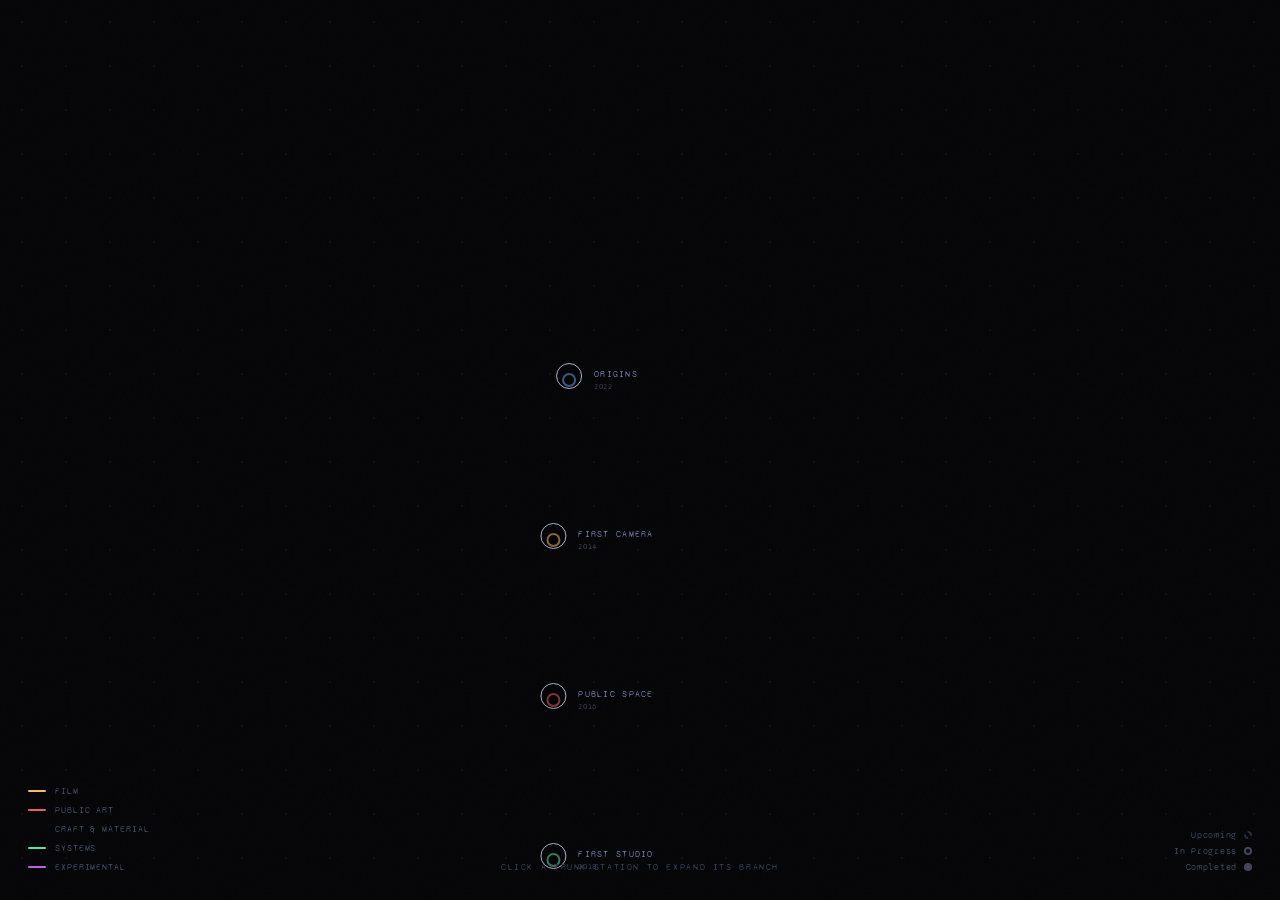
<file: index.html>
<!DOCTYPE html>
<html lang="en">
<head>
<meta charset="UTF-8">
<meta name="viewport" content="width=device-width, initial-scale=1.0">
<title>Living Archive</title>
<style>
@import url('https://fonts.googleapis.com/css2?family=Syne:wght@300;400;500&family=Syne+Mono&display=swap');

*, *::before, *::after { box-sizing: border-box; margin: 0; padding: 0; }

:root {
  --bg:      #050507;
  --surface: #0d0d10;
  --border:  #181820;
  --border2: #242430;
  --text:    #dcdce8;
  --muted:   #44445a;
  --film:    #f0c060;
  --art:     #e86060;
  --craft:   #60a8e8;
  --systems: #60e0a0;
  --music:   #c060e8;
  --trunk:   #b0b0c8;
}

html, body {
  width: 100%; height: 100%;
  background: var(--bg);
  color: var(--text);
  font-family: 'Syne', sans-serif;
  overflow: hidden;
}

/* dot grid */
body::before {
  content: '';
  position: fixed; inset: 0;
  pointer-events: none; z-index: 0;
  background-image: radial-gradient(circle, rgba(255,255,255,.04) 1px, transparent 1px);
  background-size: 44px 44px;
}

/* ── scrollable viewport, no drag, no free zoom ── */
#vp {
  position: fixed; inset: 0; z-index: 1;
  overflow-y: auto; overflow-x: hidden;
  scrollbar-width: none;
}
#vp::-webkit-scrollbar { display: none; }

#world {
  display: flex;
  justify-content: center;
  align-items: flex-start;
  min-height: 100%;
  padding: 60px 20px 100px;
  /* zoom states */
  transition: transform .6s cubic-bezier(.16,1,.3,1);
}
#world.zoom-overview { transform: scale(1); transform-origin: center top; }
#world.zoom-focus    { transform: scale(1.15); transform-origin: center top; }

/* ── legend top-right ── */
#leg {
  position: fixed; top: 24px; right: 24px;
  z-index: 200;
  display: flex; flex-direction: column; gap: 8px; align-items: flex-end;
}
.li {
  display: flex; align-items: center; gap: 8px;
  font-family: 'Syne Mono', monospace;
  font-size: 9px; letter-spacing: .13em; text-transform: uppercase;
  color: var(--muted); cursor: pointer; opacity: .5;
  transition: opacity .2s, color .2s;
}
.li:hover, .li.on { opacity: 1; }
.li-bar { width: 18px; height: 2px; border-radius: 1px; flex-shrink: 0; }

/* status key bottom-right */
#sk {
  position: fixed; bottom: 28px; right: 28px;
  z-index: 200;
  display: flex; flex-direction: column; gap: 6px; align-items: flex-end;
}
.ski {
  display: flex; align-items: center; gap: 7px;
  font-family: 'Syne Mono', monospace;
  font-size: 9px; letter-spacing: .08em; color: #44445a;
}

/* ── Trunk nodes ── */
.tn {
  position: absolute;
  display: flex; flex-direction: row; align-items: center;
  cursor: pointer;
  transform: translate(-50%, -50%);
}
.tn-ring {
  position: absolute;
  width: 26px; height: 26px; border-radius: 50%;
  border: 1px solid #1e1e2c;
  transform: translate(-50%, -50%);
  left: 7px; top: 7px;
  pointer-events: none;
  transition: border-color .25s;
}
.tn:hover .tn-ring { border-color: #3a3a52; }
.tn.open .tn-ring  { border-color: var(--trunk); }
.tn-dot {
  width: 14px; height: 14px; border-radius: 50%;
  background: var(--trunk);
  border: 2.5px solid var(--bg);
  flex-shrink: 0; position: relative; z-index: 2;
  transition: transform .2s, box-shadow .2s;
}
.tn:hover .tn-dot { transform: scale(1.35); box-shadow: 0 0 14px rgba(176,176,200,.45); }
.tn.open .tn-dot  { background: var(--bg); }
.tn-info { margin-left: 18px; }
.tn-lbl {
  font-family: 'Syne Mono', monospace; font-size: 9px;
  letter-spacing: .14em; text-transform: uppercase;
  color: #7070a0; white-space: nowrap;
  transition: color .2s;
}
.tn:hover .tn-lbl { color: #dcdce8; }
.tn-yr {
  font-family: 'Syne Mono', monospace; font-size: 8px;
  color: #383850; margin-top: 3px; letter-spacing: .08em;
}

/* ── Branch nodes ── */
.bn {
  position: absolute;
  display: flex; flex-direction: column; align-items: center;
  cursor: pointer;
  transform: translate(-50%, -50%) scale(.3);
  opacity: 0; pointer-events: none;
  transition: opacity .4s cubic-bezier(.34,1.5,.64,1),
              transform .4s cubic-bezier(.34,1.5,.64,1);
}
.bn.vis {
  opacity: 1; pointer-events: all;
  transform: translate(-50%, -50%) scale(1);
}
.bn-dot {
  width: 12px; height: 12px; border-radius: 50%;
  flex-shrink: 0; position: relative; z-index: 2;
  transition: transform .2s, box-shadow .2s;
}
.bn:hover .bn-dot { transform: scale(1.55); }
.bn:hover .bn-dot { box-shadow: 0 0 12px currentColor; }

.bn-lbl {
  font-family: 'Syne', sans-serif; font-size: 10px;
  color: #8888a8; white-space: pre; text-align: center;
  margin-top: 6px; line-height: 1.35;
  transition: color .2s; max-width: 120px;
}
.bn:hover .bn-lbl { color: #e8e8f8; }

@keyframes pr {
  0%   { transform: translate(-50%,-50%) scale(1); opacity: .5; }
  100% { transform: translate(-50%,-50%) scale(3.2); opacity: 0; }
}
.pulse {
  position: absolute; top: 50%; left: 50%;
  width: 12px; height: 12px; border-radius: 50%;
  border: 1px solid currentColor;
  animation: pr 2.4s ease-out infinite;
  pointer-events: none;
}

/* ── Legend bottom-left ── */
#leg-bl {
  position: fixed; bottom: 28px; left: 28px;
  z-index: 200;
  display: flex; flex-direction: column; gap: 9px;
}
.li-bl {
  display: flex; align-items: center; gap: 9px;
  font-family: 'Syne Mono', monospace; font-size: 9px;
  letter-spacing: .1em; text-transform: uppercase;
  color: var(--muted); cursor: pointer; opacity: .5;
  transition: opacity .2s, color .2s;
}
.li-bl:hover, .li-bl.on { opacity: 1; }
.li-bl-bar { width: 18px; height: 2px; border-radius: 1px; flex-shrink: 0; }

/* ── Panel ── */
#panel {
  position: fixed; top: 0; right: 0; bottom: 0; width: 350px;
  background: var(--surface); border-left: 1px solid var(--border);
  z-index: 300; transform: translateX(100%);
  transition: transform .45s cubic-bezier(.16,1,.3,1);
  display: flex; flex-direction: column;
}
#panel.open { transform: translateX(0); }
#pa  { height: 2px; flex-shrink: 0; }
#ph  { padding: 22px 22px 18px; border-bottom: 1px solid var(--border); flex-shrink: 0; }
#ptag {
  font-family: 'Syne Mono', monospace; font-size: 8px;
  letter-spacing: .22em; text-transform: uppercase;
  display: flex; align-items: center; gap: 7px;
  color: var(--muted); margin-bottom: 10px;
}
#ptbar { width: 14px; height: 1.5px; border-radius: 1px; display: inline-block; }
#ptitle { font-weight: 500; font-size: 17px; line-height: 1.25; margin-bottom: 5px; }
#pper  { font-family: 'Syne Mono', monospace; font-size: 9px; color: var(--muted); }
#pbadge {
  display: inline-flex; align-items: center; gap: 6px;
  font-family: 'Syne Mono', monospace; font-size: 8px;
  letter-spacing: .14em; text-transform: uppercase;
  margin-top: 11px; padding: 4px 10px;
  border: 1px solid var(--border); border-radius: 20px; color: var(--muted);
}
#pbdot { width: 5px; height: 5px; border-radius: 50%; }
#pb {
  padding: 22px; overflow-y: auto; flex: 1;
  scrollbar-width: thin; scrollbar-color: var(--border) transparent;
}
.ps { margin-bottom: 26px; }
.psl {
  font-family: 'Syne Mono', monospace; font-size: 8px;
  letter-spacing: .18em; text-transform: uppercase;
  color: #1e1e2c; margin-bottom: 10px;
  display: flex; align-items: center; gap: 8px;
}
.psl::after { content: ''; flex: 1; height: 1px; background: var(--border); }
.ps p { font-size: 12px; line-height: 1.85; color: #585870; }
.li2 {
  font-family: 'Syne Mono', monospace; font-size: 10px;
  color: #484860; padding: 6px 0; border-bottom: 1px solid var(--border);
  line-height: 1.6; display: flex; gap: 7px; align-items: flex-start;
}
.li2::before { content: '->'; color: #222230; flex-shrink: 0; }
.cw { display: flex; flex-wrap: wrap; gap: 6px; }
.cc {
  font-family: 'Syne Mono', monospace; font-size: 8px; letter-spacing: .08em;
  padding: 4px 9px; border-radius: 2px;
  border: 1px solid var(--border); color: var(--muted);
  cursor: pointer; transition: all .15s;
}
.cc:hover { color: var(--text); border-color: var(--border2); }
#pcls {
  position: absolute; top: 16px; right: 16px;
  width: 26px; height: 26px; background: var(--border); border: none;
  border-radius: 2px; color: var(--muted); cursor: pointer; font-size: 12px;
  display: flex; align-items: center; justify-content: center;
  font-family: 'Syne Mono', monospace; transition: all .15s;
}
#pcls:hover { background: var(--border2); color: var(--text); }

/* hint */
#hint {
  position: fixed; bottom: 28px; left: 50%; transform: translateX(-50%);
  font-family: 'Syne Mono', monospace; font-size: 9px;
  letter-spacing: .18em; text-transform: uppercase; color: #383850;
  pointer-events: none; z-index: 200; transition: opacity 1.5s;
  white-space: nowrap;
}
#hint.gone { opacity: 0; }

/* grain */
#grain {
  position: fixed; inset: 0; pointer-events: none; z-index: 1000; opacity: .025;
  background-image: url("data:image/svg+xml,%3Csvg viewBox='0 0 256 256' xmlns='http://www.w3.org/2000/svg'%3E%3Cfilter id='n'%3E%3CfeTurbulence type='fractalNoise' baseFrequency='0.9' numOctaves='4' stitchTiles='stitch'/%3E%3C/filter%3E%3Crect width='100%25' height='100%25' filter='url(%23n)'/%3E%3C/svg%3E");
  background-size: 200px 200px;
}
</style>
</head>
<body>
<div id="grain"></div>

<!-- Legend bottom-left -->
<div id="leg-bl">
  <div class="li-bl on" data-d="film"    onclick="doFilter('film',this)">    <div class="li-bl-bar" style="background:var(--film)"></div>Film</div>
  <div class="li-bl on" data-d="art"     onclick="doFilter('art',this)">     <div class="li-bl-bar" style="background:var(--art)"></div>Public Art</div>
  <div class="li-bl on" data-d="craft"   onclick="doFilter('fire',this)">   <div class="li-bl-bar" style="background:var(--fire)"></div>Craft &amp; Material</div>
  <div class="li-bl on" data-d="systems" onclick="doFilter('systems',this)"> <div class="li-bl-bar" style="background:var(--systems)"></div>Systems</div>
  <div class="li-bl on" data-d="music"   onclick="doFilter('music',this)">   <div class="li-bl-bar" style="background:var(--music)"></div>Experimental</div>
</div>

<!-- Status key bottom-right -->
<div id="sk">
  <div class="ski"><span>Upcoming</span>    <div style="width:8px;height:8px;border-radius:50%;border:2px dashed #2a2a3a"></div></div>
  <div class="ski"><span>In Progress</span> <div style="width:8px;height:8px;border-radius:50%;border:2px solid #464656"></div></div>
  <div class="ski"><span>Completed</span>   <div style="width:8px;height:8px;border-radius:50%;background:#44445a"></div></div>
</div>

<div id="vp">
  <div id="world" class="zoom-overview">
    <svg id="svg-bg"></svg>
  </div>
</div>

<div id="panel">
  <div id="pa"></div>
  <div id="ph">
    <div id="ptag"><div id="ptbar"></div><span id="ptn"></span></div>
    <div id="ptitle"></div>
    <div id="pper"></div>
    <div id="pbadge"><div id="pbdot"></div><span id="pbtext"></span></div>
  </div>
  <div id="pb">
    <div class="ps"><div class="psl">Overview</div><p id="pdesc"></p></div>
    <div class="ps"><div class="psl">Learnings</div><div id="plearn"></div></div>
    <div class="ps"><div class="psl">Connections</div><div class="cw" id="pconn"></div></div>
  </div>
  <button id="pcls" onclick="closePanel()">x</button>
</div>

<div id="hint">Click a trunk station to expand its branch</div>

<script>
// ============================================================
// DATA  (same as metro-v2.html — unchanged)
// ============================================================
const C = {
  film:'#f0c060', art:'#e86060', craft:'#60a8e8',
  systems:'#60e0a0', music:'#c060e8', trunk:'#b0b0c8'
};
const LNAMES = {
  film:'Film Line', art:'Public Art', fire:'fire & Material',
  systems:'Systems', music:'Experimental', trunk:'Trunk'
};
const SC = { completed:'#44445a', 'in-progress':'#f0c060', upcoming:'#252535' };

const TRUNK = [
  { id:'T1', label:'Origins',      year:'2022',
    desc:'The beginning. Making things with hands, camera, and curiosity.',
    learned:["Curiosity as engine","Beginner's mind"], related:[],
    branch:{ disc:'craft', dir:'left', stations:[
      { id:'Bc1', label:'Woodworking',       status:'completed',   ox:-120, oy:-90,  period:'2012-2014',
        desc:'Built furniture by hand. Material resistance as teacher.',
        learned:['Grain and structure','Hand tool mastery','Patience through resistance'], related:['Bc2','T1'] },
      { id:'Bc2', label:'Textile\n& Weaving',status:'completed',   ox:-220, oy:-170, period:'2015-2016',
        desc:'Six months in a weaving studio. Rhythm as meditative practice.',
        learned:['Pattern logic','Tactile intelligence','Repetition as composition'], related:['Bc1','Bc3'] },
      { id:'Bc3', label:'Ceramics',          status:'completed',   ox:-130, oy:-260, period:'2017-2019',
        desc:'Clay as thinking medium. Embracing imperfection.',
        learned:['Mass vs void','Glaze chemistry','Process over outcome'], related:['Bc2','Bc4'] },
      { id:'Bc4', label:'Material\nResearch',status:'in-progress', ox:-260, oy:-200, period:'2022-Now',
        desc:'Bio-materials and sustainable fabrication. Where craft meets futures.',
        learned:['Mycelium composites','Speculative design'], related:['Bc3'] },
    ]}
  },
  { id:'T2', label:'First Camera', year:'2014',
    desc:'Borrowed a DSLR. Shot everything. Learned how light behaves.',
    learned:['Exposure triangle','Watching before shooting','Light as material'], related:['T3'],
    branch:{ disc:'film', dir:'right', stations:[
      { id:'Bf1', label:'Short Films',          status:'completed',   ox:120,  oy:-90,  period:'2014-2016',
        desc:'Three short films. Story is infrastructure.',
        learned:['Screenwriting basics','Directing non-actors','Post-production flow'], related:['Bf2','T2'] },
      { id:'Bf2', label:'Documentary',          status:'completed',   ox:230,  oy:-170, period:'2017-2019',
        desc:'Shifted to non-fiction. Months in archives and in the field.',
        learned:['Ethics of representation','Interview technique','Archival research'], related:['Bf1','Bf3'] },
      { id:'Bf3', label:'Collaborative\nCinema',status:'in-progress', ox:120,  oy:-270, period:'2022-Now',
        desc:'Co-creating visual narratives with communities.',
        learned:['Collective authorship','Trust building'], related:['Bf2','Bf4'] },
      { id:'Bf4', label:'Feature\nDev',         status:'upcoming',    ox:260,  oy:-210, period:'2025-',
        desc:'Developing first feature-length hybrid documentary/fiction project.',
        learned:[], related:['Bf3'] },
    ]}
  },
  { id:'T3', label:'Public Space', year:'2016',
    desc:'First work in public. A wall, a community, six weeks of negotiation.',
    learned:['Scale and perception','Art in contested spaces'], related:['T2','T4'],
    branch:{ disc:'art', dir:'left', stations:[
      { id:'Ba1', label:'Street Murals',           status:'completed',   ox:-110, oy:-90,  period:'2016-2017',
        desc:'First public intervention. Community centre wall.',
        learned:['Community negotiation','Durability of materials','Scale as argument'], related:['Ba2','T3'] },
      { id:'Ba2', label:'Festival\nDesign',        status:'completed',   ox:-220, oy:-170, period:'2018-2020',
        desc:'Spatial experiences for cultural festivals. Temporary architecture.',
        learned:['Crowd psychology','Modular systems','Temporal design'], related:['Ba1','Ba3'] },
      { id:'Ba3', label:'Permanent\nInstall',      status:'in-progress', ox:-120, oy:-265, period:'2023-Now',
        desc:'First permanent public commission. City-scale work with residents.',
        learned:['Institutional navigation','Longevity of material'], related:['Ba2','Ba4'] },
      { id:'Ba4', label:'International\nResidency',status:'upcoming',    ox:-255, oy:-210, period:'2025-',
        desc:'Residency in unfamiliar city. Site-specific work.',
        learned:[], related:['Ba3'] },
    ]}
  },
  { id:'T4', label:'First Studio', year:'2018',
    desc:'Started a studio. Creativity without infrastructure collapses.',
    learned:['Pricing work','Client communication','Legal basics'], related:['T3','T5'],
    branch:{ disc:'systems', dir:'right', stations:[
      { id:'Bs1', label:'Studio\nOps',          status:'completed',   ox:120,  oy:-90,  period:'2018-2020',
        desc:'Built the studio from scratch. Operating creatively and commercially.',
        learned:['Estimating projects','Contracts','Cashflow management'], related:['Bs2','T4'] },
      { id:'Bs2', label:'Collaborator\nNetwork', status:'completed',   ox:235,  oy:-175, period:'2019-2021',
        desc:'Loose network of collaborators operating without fixed team.',
        learned:['Trust networks','Async collaboration','Project scoping'], related:['Bs1','Bs3'] },
      { id:'Bs3', label:'Sustainable\nPractice', status:'in-progress', ox:120,  oy:-270, period:'2022-Now',
        desc:'Redesigning how the practice generates income without compromising work.',
        learned:['Grants & funding','Licensing creative work','Saying no'], related:['Bs2','Bs4'] },
      { id:'Bs4', label:'Teaching &\nMentoring', status:'upcoming',    ox:265,  oy:-215, period:'2025-',
        desc:'Formalizing knowledge sharing. Workshops and curriculum.',
        learned:[], related:['Bs3'] },
    ]}
  },
  { id:'T5', label:'Sound Work',   year:'2020',
    desc:'Picked up a field recorder. Sound as archive and material.',
    learned:['Listening as practice','Ambience as composition'], related:['T4'],
    branch:{ disc:'music', dir:'left', stations:[
      { id:'Bm1', label:'Field\nRecording',    status:'completed',   ox:-110, oy:-90,  period:'2020-2021',
        desc:'Carried a recorder everywhere. The world as score.',
        learned:['Spatial acoustics','Deep listening','Sound as archive'], related:['Bm2','T5'] },
      { id:'Bm2', label:'Generative\nScores',  status:'completed',   ox:-225, oy:-170, period:'2021-2022',
        desc:'Field recordings as input to generative systems.',
        learned:['Max/MSP basics','Algorithmic composition','Live setups'], related:['Bm1','Bm3'] },
      { id:'Bm3', label:'Sound\nfor Film',     status:'in-progress', ox:-120, oy:-265, period:'2023-Now',
        desc:'Composing and designing sound for film and installation.',
        learned:['DAW deep work','Emotional scoring'], related:['Bm2','Bm4'] },
      { id:'Bm4', label:'Live A/V\nPerformance',status:'upcoming',   ox:-260, oy:-215, period:'2025-',
        desc:'Live format merging field recordings, visuals, and improvisation.',
        learned:[], related:['Bm3'] },
    ]}
  },
];

// flat lookup
const NM = {};
TRUNK.forEach(t => {
  NM[t.id] = t;
  if (t.branch) t.branch.stations.forEach(s => { s._disc = t.branch.disc; s._trunk = t; NM[s.id] = s; });
});

// ============================================================
// LAYOUT  — vertical spine
// ============================================================
const NS     = 'http://www.w3.org/2000/svg';
const CX     = 340;   // spine x in SVG space
const STEP   = 160;   // vertical gap between trunk stations
const PAD_T  = 80;
const SVG_W  = 760;

// Compute absolute positions
TRUNK.forEach((t, i) => {
  t.ax = CX;
  t.ay = PAD_T + i * STEP;
});
TRUNK.forEach(t => {
  if (!t.branch) return;
  t.branch.stations.forEach(s => {
    s.ax = t.ax + s.ox;
    s.ay = t.ay + s.oy;
  });
});

const LAST_Y   = TRUNK[TRUNK.length - 1].ay;
// find topmost branch node
let topMost = PAD_T;
TRUNK.forEach(t => { if (t.branch) t.branch.stations.forEach(s => { if (s.ay < topMost) topMost = s.ay; }); });
const EXTRA   = Math.max(0, 60 - topMost);
const SVG_H   = LAST_Y + 100 + EXTRA;

// shift everything down if needed
if (EXTRA > 0) {
  TRUNK.forEach(t => {
    t.ay += EXTRA;
    if (t.branch) t.branch.stations.forEach(s => { s.ay += EXTRA; });
  });
}

// ============================================================
// SVG SETUP
// ============================================================
const svg = document.getElementById('svg-bg');
svg.setAttribute('width',  SVG_W);
svg.setAttribute('height', SVG_H);
svg.style.cssText = `width:min(96vw,${SVG_W}px);height:auto;display:block;overflow:visible;`;

function mkSvg(tag, a) {
  const e = document.createElementNS(NS, tag);
  for (const [k,v] of Object.entries(a)) e.setAttribute(k, v);
  return e;
}

// ── DEFS ──
const defs = mkSvg('defs', {});

// vertical gradient for spine
const vg = mkSvg('linearGradient', {id:'vg', x1:'0%', y1:'0%', x2:'0%', y2:'100%'});
[
  {o:'0%',   c:'#050507', a:1},
  {o:'4%',   c:'#6060a0', a:1},
  {o:'30%',  c:'#e0e0ff', a:1},
  {o:'72%',  c:'#c0c0e0', a:1},
  {o:'96%',  c:'#6060a0', a:1},
  {o:'100%', c:'#050507', a:0},
].forEach(s => {
  vg.appendChild(mkSvg('stop', {offset:s.o,'stop-color':s.c,'stop-opacity':s.a}));
});
defs.appendChild(vg);

// glow filter for spine
const fSp = mkSvg('filter', {id:'fspine', x:'-500%', y:'-1%', width:'1100%', height:'102%'});
fSp.appendChild(mkSvg('feGaussianBlur', {stdDeviation:'7', in:'SourceGraphic', result:'b'}));
const fm1 = mkSvg('feMerge', {});
fm1.appendChild(mkSvg('feMergeNode', {in:'b'}));
fm1.appendChild(mkSvg('feMergeNode', {in:'SourceGraphic'}));
fSp.appendChild(fm1);
defs.appendChild(fSp);

// node hover glow filter
const fNd = mkSvg('filter', {id:'fnode', x:'-100%', y:'-100%', width:'300%', height:'300%'});
fNd.appendChild(mkSvg('feGaussianBlur', {stdDeviation:'3.5', in:'SourceGraphic'}));
defs.appendChild(fNd);

svg.appendChild(defs);

// ── SPINE  (perfectly straight vertical line) ──
// glow layer
svg.appendChild(mkSvg('line', {
  x1:CX, y1:0, x2:CX, y2:SVG_H,
  stroke:'url(#vg)', 'stroke-width':'22',
  filter:'url(#fspine)', opacity:'.18',
  'stroke-linecap':'round'
}));
// crisp spine — 6px
svg.appendChild(mkSvg('line', {
  x1:CX, y1:0, x2:CX, y2:SVG_H,
  stroke:'url(#vg)', 'stroke-width':'6',
  'stroke-linecap':'round'
}));

// blinking bottom dot
const bd = mkSvg('circle', {cx:CX, cy:SVG_H - 16, r:'5', fill:'#c0c0e8'});
bd.appendChild(mkSvg('animate', {attributeName:'opacity', values:'1;0.05;1', dur:'2s', repeatCount:'indefinite'}));
svg.appendChild(bd);

// ── BRANCH SVG GROUPS  (start CLOSED, toggle on trunk click) ──
const BG = {};
const expanded = new Set();

TRUNK.forEach(t => {
  if (!t.branch) return;
  const col = C[t.branch.disc];
  const g   = mkSvg('g', {id:'bg-'+t.id});
  g.style.opacity = '0';
  g.style.transition = 'opacity .35s';

  t.branch.stations.forEach((s, i) => {
    const fromX = i === 0 ? t.ax : t.branch.stations[i-1].ax;
    const fromY = i === 0 ? t.ay : t.branch.stations[i-1].ay;

    // elbow: from→horizontal to s.ax→vertical to s.ay
    g.appendChild(mkSvg('polyline', {
      points: `${fromX},${fromY} ${s.ax},${fromY} ${s.ax},${s.ay}`,
      stroke: col, 'stroke-width':'2', fill:'none',
      'stroke-linecap':'round', 'stroke-linejoin':'round', opacity:'.75'
    }));
  });

  svg.appendChild(g);
  BG[t.id] = g;
  // NOTE: NOT adding to expanded — starts closed
});

// ============================================================
// DOM NODES
// ============================================================
const world = document.getElementById('world');
// The SVG is already a child of world — nodes go beside it via absolute positioning
// We'll wrap everything in a relative container
const container = document.createElement('div');
container.style.cssText = `position:relative;width:${SVG_W}px;height:${SVG_H}px;flex-shrink:0;`;
world.appendChild(container);
// move svg into container
container.appendChild(svg);

// Trunk nodes
TRUNK.forEach(t => {
  const el = document.createElement('div');
  el.className = 'tn open'; // open = branch expanded
  el.id = 'n-' + t.id;
  el.style.left = t.ax + 'px';
  el.style.top  = t.ay + 'px';

  const ring = document.createElement('div'); ring.className = 'tn-ring';
  const dot  = document.createElement('div'); dot.className  = 'tn-dot';
  if (t.branch) dot.style.borderColor = C[t.branch.disc] + '88';

  const info = document.createElement('div'); info.className = 'tn-info';
  const lbl  = document.createElement('div'); lbl.className = 'tn-lbl'; lbl.textContent = t.label;
  const yr   = document.createElement('div'); yr.className  = 'tn-yr';  yr.textContent  = t.year;
  info.append(lbl, yr);
  el.append(ring, dot, info);

  el.addEventListener('click', e => {
    e.stopPropagation();
    if (t.branch) toggleBranch(t);
    else openPanel(t, null);
  });
  container.appendChild(el);
});

// Branch nodes (start HIDDEN, shown when branch expanded)
TRUNK.forEach(t => {
  if (!t.branch) return;
  const col = C[t.branch.disc];
  const isLeft = t.branch.dir === 'left';

  t.branch.stations.forEach(s => {
    const el = document.createElement('div');
    el.className = 'bn'; // NOT vis — starts hidden
    el.id = 'n-' + s.id;
    el.style.left  = s.ax + 'px';
    el.style.top   = s.ay + 'px';
    el.style.color = col;

    if (s.status === 'in-progress') {
      const p = document.createElement('div');
      p.className = 'pulse'; p.style.color = col;
      el.appendChild(p);
    }

    const d = document.createElement('div'); d.className = 'bn-dot';
    if      (s.status === 'completed')   { d.style.background = col; }
    else if (s.status === 'in-progress') { d.style.border = '2.5px solid '+col; d.style.background = 'transparent'; }
    else                                  { d.style.border = '2px dashed #4a4a60'; d.style.background = 'transparent'; }

    const lb = document.createElement('div');
    lb.className = 'bn-lbl';
    lb.textContent = s.label.replace(/\n/g, ' ');
    // align label based on branch direction
    lb.style.textAlign = isLeft ? 'right' : 'left';

    el.addEventListener('mouseenter', () => d.style.boxShadow = `0 0 14px ${col}`);
    el.addEventListener('mouseleave', () => d.style.boxShadow = '');

    el.append(d, lb);
    el.addEventListener('click', e => { e.stopPropagation(); openPanel(s, t); });
    container.appendChild(el);
  });
});

// ============================================================
// BRANCH TOGGLE
// ============================================================
function toggleBranch(t) {
  expanded.has(t.id) ? collapseBranch(t) : expandBranch(t);
}

function expandBranch(t) {
  expanded.add(t.id);
  document.getElementById('n-'+t.id).classList.add('open');
  BG[t.id].style.opacity = '1';
  t.branch.stations.forEach((s, i) => {
    setTimeout(() => {
      const el = document.getElementById('n-'+s.id);
      if (el) el.classList.add('vis');
    }, 40 + i * 70);
  });
}

function collapseBranch(t) {
  expanded.delete(t.id);
  document.getElementById('n-'+t.id).classList.remove('open');
  BG[t.id].style.opacity = '0';
  t.branch.stations.forEach(s => {
    const el = document.getElementById('n-'+s.id);
    if (el) el.classList.remove('vis');
  });
}

// ============================================================
// ZOOM STATES
// ============================================================
function setZoom(state) {
  document.getElementById('world').className = 'zoom-' + state;
}

// ============================================================
// PANEL
// ============================================================
function openPanel(node, parentTrunk) {
  setZoom('focus');
  const disc = parentTrunk ? parentTrunk.branch.disc : 'trunk';
  const col  = C[disc];

  document.getElementById('pa').style.background    = col;
  document.getElementById('ptbar').style.background = col;
  document.getElementById('ptn').textContent        = LNAMES[disc];
  document.getElementById('ptitle').textContent     = (node.label||'').replace(/\n/g,' ');
  document.getElementById('pper').textContent       = node.period || node.year || '';
  document.getElementById('pdesc').textContent      = node.desc || '';

  const st = node.status || 'completed';
  document.getElementById('pbdot').style.background = SC[st] || col;
  document.getElementById('pbtext').textContent     = st.replace('-',' ');

  const pl = document.getElementById('plearn');
  pl.innerHTML = '';
  const lrn = node.learned || [];
  if (lrn.length) {
    lrn.forEach(l => { const d=document.createElement('div');d.className='li2';d.textContent=l;pl.appendChild(d); });
  } else {
    pl.innerHTML='<div style="font-size:10px;color:#1e1e2c;font-family:Syne Mono,monospace">-- not yet written --</div>';
  }

  const pc = document.getElementById('pconn');
  pc.innerHTML = '';
  (node.related||[]).forEach(rid => {
    const r = NM[rid]; if (!r) return;
    const chip = document.createElement('div');
    chip.className = 'cc';
    chip.textContent = (r.label||'').replace(/\n/g,' ');
    chip.onclick = () => {
      const pt = r._trunk || null;
      openPanel(r, pt);
    };
    pc.appendChild(chip);
  });

  document.getElementById('panel').classList.add('open');
  document.getElementById('hint').classList.add('gone');
}

function closePanel() {
  document.getElementById('panel').classList.remove('open');
  setZoom('overview');
}

// ============================================================
// FILTER
// ============================================================
let activeFilter = null;

function doFilter(disc, btn) {
  if (activeFilter === disc) {
    activeFilter = null;
    document.querySelectorAll('.li-bl').forEach(l => l.classList.add('on'));
    TRUNK.forEach(t => {
      document.getElementById('n-'+t.id).style.opacity = '1';
      if (t.branch) {
        BG[t.id].style.opacity = '1';
        t.branch.stations.forEach(s => { document.getElementById('n-'+s.id).style.opacity = ''; });
      }
    });
  } else {
    activeFilter = disc;
    document.querySelectorAll('.li-bl').forEach(l => l.classList.toggle('on', l.dataset.d === disc));
    TRUNK.forEach(t => {
      const match = t.branch && t.branch.disc === disc;
      document.getElementById('n-'+t.id).style.opacity = match ? '1' : '0.1';
      if (t.branch) {
        BG[t.id].style.opacity = match ? '1' : '0.04';
        t.branch.stations.forEach(s => {
          document.getElementById('n-'+s.id).style.opacity = match ? '' : '0.06';
        });
      }
    });
  }
}

// close panel on backdrop click
document.getElementById('vp').addEventListener('click', () => closePanel());

// fade hint
setTimeout(() => document.getElementById('hint').classList.add('gone'), 5000);
</script>
</body>
</html>
</file>
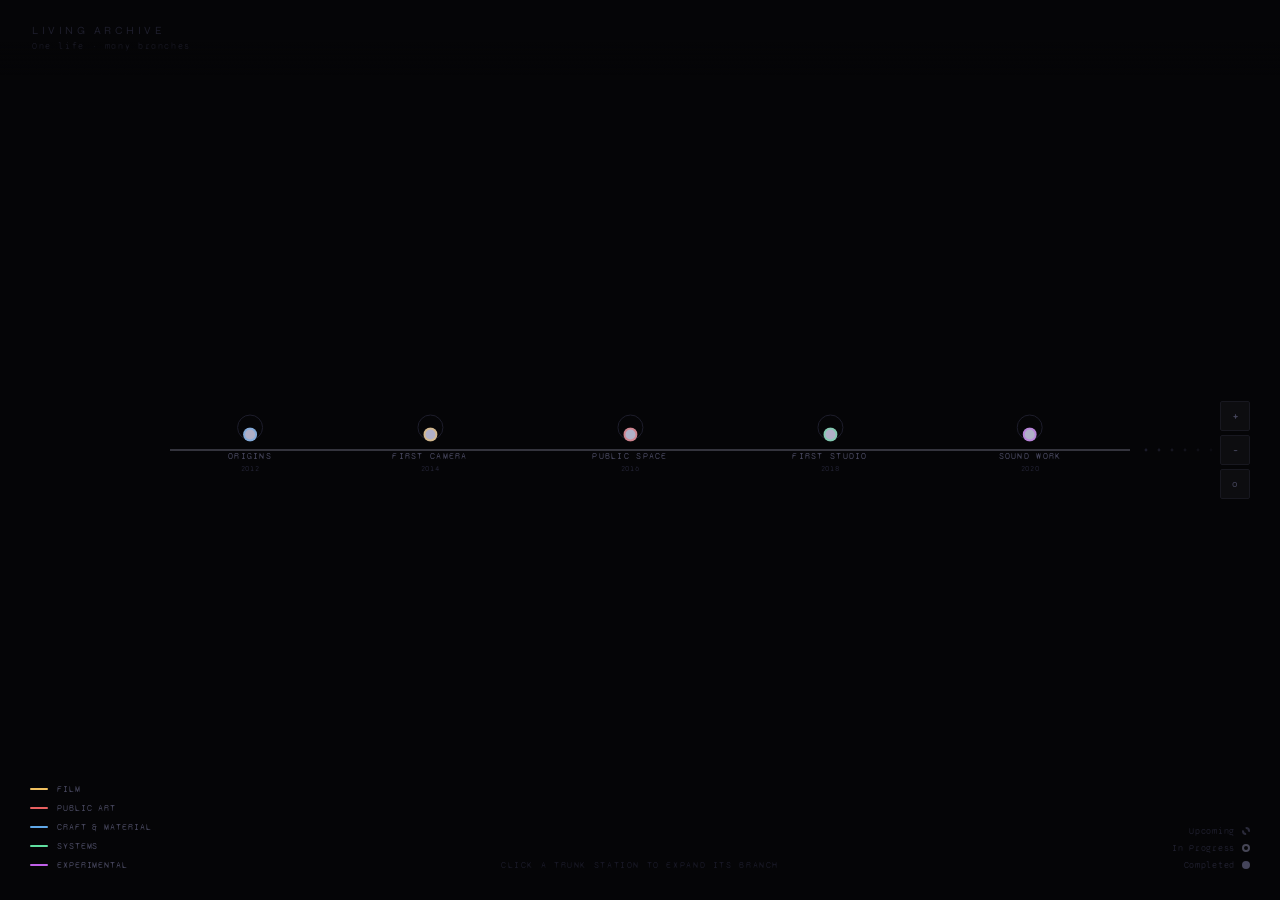
<file: metro-v2.html>
<!DOCTYPE html>
<html lang="en">
<head>
<meta charset="UTF-8">
<meta name="viewport" content="width=device-width, initial-scale=1.0">
<title>Living Archive</title>
<style>
@import url('https://fonts.googleapis.com/css2?family=Syne:wght@300;400;500&family=Syne+Mono&display=swap');

*, *::before, *::after { box-sizing: border-box; margin: 0; padding: 0; }

:root {
  --bg:      #050507;
  --surface: #0d0d10;
  --border:  #181820;
  --border2: #242430;
  --text:    #dcdce8;
  --muted:   #44445a;
  --film:    #f0c060;
  --art:     #e86060;
  --craft:   #60a8e8;
  --systems: #60e0a0;
  --music:   #c060e8;
  --trunk:   #b0b0c8;
}

html, body { width:100%; height:100%; background:var(--bg); color:var(--text);
  font-family:'Syne',sans-serif; overflow:hidden; }

#vp {
  position:fixed; inset:0; overflow:hidden; cursor:grab;
  user-select:none;
}
#vp.drag { cursor:grabbing; }

#world {
  position:absolute; top:0; left:0;
  width:1400px; height:1000px;
  transform-origin:0 0;
}

#svg-bg {
  position:absolute; top:0; left:0;
  width:1400px; height:1000px;
  pointer-events:none;
  overflow:visible;
}

/* ── Trunk nodes ── */
.tn {
  position:absolute;
  display:flex; flex-direction:column; align-items:center;
  cursor:pointer;
  transform:translate(-50%,-50%);
}
.tn-ring {
  position:absolute; top:0; left:50%;
  width:26px; height:26px; border-radius:50%;
  border:1px solid #1e1e2c;
  transform:translate(-50%,-50%);
  pointer-events:none;
  transition:border-color .25s, width .25s, height .25s;
}
.tn:hover .tn-ring       { border-color:#3a3a52; width:30px; height:30px; }
.tn.open  .tn-ring       { border-color:var(--trunk); }
.tn-dot {
  width:14px; height:14px; border-radius:50%;
  background:var(--trunk);
  border:2.5px solid var(--bg);
  flex-shrink:0; position:relative; z-index:2;
  transition:transform .2s, box-shadow .2s;
  margin-top:0;
}
.tn:hover .tn-dot { transform:scale(1.35); box-shadow:0 0 14px rgba(176,176,200,.4); }
.tn.open  .tn-dot { background:var(--bg); }
.tn-lbl {
  font-family:'Syne Mono',monospace; font-size:9px;
  letter-spacing:.14em; text-transform:uppercase;
  color:var(--muted); margin-top:9px; white-space:nowrap;
  transition:color .2s;
}
.tn:hover .tn-lbl { color:var(--text); }
.tn-yr {
  font-family:'Syne Mono',monospace; font-size:8px;
  color:#202030; margin-top:3px; letter-spacing:.08em;
}

/* ── Branch nodes ── */
.bn {
  position:absolute;
  display:flex; flex-direction:column; align-items:center;
  cursor:pointer;
  transform:translate(-50%,-50%) scale(0.3);
  opacity:0; pointer-events:none;
  transition:opacity .4s cubic-bezier(.34,1.5,.64,1),
             transform .4s cubic-bezier(.34,1.5,.64,1);
}
.bn.vis { opacity:1; pointer-events:all; transform:translate(-50%,-50%) scale(1); }

.bn-dot {
  width:10px; height:10px; border-radius:50%;
  flex-shrink:0; position:relative; z-index:2;
  transition:transform .2s;
}
.bn:hover .bn-dot { transform:scale(1.6); }

.bn-lbl {
  font-family:'Syne',sans-serif; font-size:10px;
  color:#484862; white-space:pre; text-align:center;
  margin-top:6px; line-height:1.35;
  transition:color .2s; max-width:110px;
}
.bn:hover .bn-lbl { color:var(--text); }

@keyframes pr {
  0%   { transform:translate(-50%,-50%) scale(1); opacity:.5; }
  100% { transform:translate(-50%,-50%) scale(3.2); opacity:0; }
}
.pulse {
  position:absolute; top:50%; left:50%;
  width:10px; height:10px; border-radius:50%;
  border:1px solid currentColor;
  animation:pr 2.4s ease-out infinite;
  pointer-events:none;
}

/* ── Header ── */
#hdr {
  position:fixed; top:0; left:0; right:0; z-index:200;
  padding:24px 32px; pointer-events:none;
  background:linear-gradient(to bottom,#050507 55%,transparent);
}
#hdr h1 { font-weight:300; font-size:11px; letter-spacing:.32em;
  text-transform:uppercase; color:#1e1e2c; }
#hdr p  { font-family:'Syne Mono',monospace; font-size:9px;
  color:#161620; letter-spacing:.18em; margin-top:4px; }

/* ── Legend ── */
#leg {
  position:fixed; bottom:30px; left:30px; z-index:200;
  display:flex; flex-direction:column; gap:9px;
}
.li {
  display:flex; align-items:center; gap:9px;
  font-family:'Syne Mono',monospace; font-size:9px;
  letter-spacing:.1em; text-transform:uppercase;
  color:var(--muted); cursor:pointer; opacity:.5;
  transition:opacity .2s, color .2s;
}
.li:hover,.li.on { opacity:1; }
.li-bar { width:18px; height:2px; border-radius:1px; flex-shrink:0; }

/* ── Status ── */
#sk {
  position:fixed; bottom:30px; right:30px; z-index:200;
  display:flex; flex-direction:column; gap:7px; align-items:flex-end;
}
.ski {
  display:flex; align-items:center; gap:7px;
  font-family:'Syne Mono',monospace; font-size:9px;
  letter-spacing:.08em; color:#1e1e2c;
}

/* ── Zoom ── */
#zc {
  position:fixed; right:30px; top:50%; transform:translateY(-50%);
  z-index:200; display:flex; flex-direction:column; gap:4px;
}
.zb {
  width:30px; height:30px; background:var(--surface);
  border:1px solid var(--border); color:var(--muted);
  cursor:pointer; font-family:'Syne Mono',monospace; font-size:13px;
  display:flex; align-items:center; justify-content:center;
  border-radius:2px; transition:all .15s;
}
.zb:hover { border-color:var(--border2); color:var(--text); }

/* ── Panel ── */
#panel {
  position:fixed; top:0; right:0; bottom:0; width:350px;
  background:var(--surface); border-left:1px solid var(--border);
  z-index:300; transform:translateX(100%);
  transition:transform .45s cubic-bezier(.16,1,.3,1);
  display:flex; flex-direction:column;
}
#panel.open { transform:translateX(0); }
#pa  { height:2px; flex-shrink:0; }
#ph  { padding:22px 22px 18px; border-bottom:1px solid var(--border); flex-shrink:0; }
#ptag{ font-family:'Syne Mono',monospace; font-size:8px; letter-spacing:.22em;
  text-transform:uppercase; display:flex; align-items:center; gap:7px;
  color:var(--muted); margin-bottom:10px; }
#ptbar { width:14px; height:1.5px; border-radius:1px; display:inline-block; }
#ptitle{ font-weight:500; font-size:17px; line-height:1.25; margin-bottom:5px; }
#pper  { font-family:'Syne Mono',monospace; font-size:9px; color:var(--muted); }
#pbadge{
  display:inline-flex; align-items:center; gap:6px;
  font-family:'Syne Mono',monospace; font-size:8px;
  letter-spacing:.14em; text-transform:uppercase;
  margin-top:11px; padding:4px 10px;
  border:1px solid var(--border); border-radius:20px; color:var(--muted);
}
#pbdot { width:5px; height:5px; border-radius:50%; }
#pb { padding:22px; overflow-y:auto; flex:1;
  scrollbar-width:thin; scrollbar-color:var(--border) transparent; }
.ps { margin-bottom:26px; }
.psl {
  font-family:'Syne Mono',monospace; font-size:8px;
  letter-spacing:.18em; text-transform:uppercase;
  color:#1e1e2c; margin-bottom:10px;
  display:flex; align-items:center; gap:8px;
}
.psl::after { content:''; flex:1; height:1px; background:var(--border); }
.ps p { font-size:12px; line-height:1.85; color:#585870; }
.li2 {
  font-family:'Syne Mono',monospace; font-size:10px;
  color:#484860; padding:6px 0; border-bottom:1px solid var(--border);
  line-height:1.6; display:flex; gap:7px; align-items:flex-start;
}
.li2::before { content:'->'; color:#222230; flex-shrink:0; }
.cw { display:flex; flex-wrap:wrap; gap:6px; }
.cc {
  font-family:'Syne Mono',monospace; font-size:8px; letter-spacing:.08em;
  padding:4px 9px; border-radius:2px;
  border:1px solid var(--border); color:var(--muted);
  cursor:pointer; transition:all .15s;
}
.cc:hover { color:var(--text); border-color:var(--border2); }
#pcls {
  position:absolute; top:16px; right:16px;
  width:26px; height:26px; background:var(--border); border:none;
  border-radius:2px; color:var(--muted); cursor:pointer; font-size:12px;
  display:flex; align-items:center; justify-content:center;
  font-family:'Syne Mono',monospace; transition:all .15s;
}
#pcls:hover { background:var(--border2); color:var(--text); }

/* ── Hint ── */
#hint {
  position:fixed; bottom:30px; left:50%; transform:translateX(-50%);
  font-family:'Syne Mono',monospace; font-size:9px;
  letter-spacing:.18em; text-transform:uppercase; color:#181825;
  pointer-events:none; z-index:200; transition:opacity 1.5s;
  white-space:nowrap;
}
#hint.gone { opacity:0; }
</style>
</head>
<body>

<div id="hdr">
  <h1>Living Archive</h1>
  <p>One life &middot; many branches</p>
</div>

<div id="leg">
  <div class="li on" data-d="film"    onclick="doFilter('film',this)">   <div class="li-bar" style="background:var(--film)"></div>Film</div>
  <div class="li on" data-d="art"     onclick="doFilter('art',this)">    <div class="li-bar" style="background:var(--art)"></div>Public Art</div>
  <div class="li on" data-d="craft"   onclick="doFilter('craft',this)">  <div class="li-bar" style="background:var(--craft)"></div>Craft &amp; Material</div>
  <div class="li on" data-d="systems" onclick="doFilter('systems',this)"><div class="li-bar" style="background:var(--systems)"></div>Systems</div>
  <div class="li on" data-d="music"   onclick="doFilter('music',this)">  <div class="li-bar" style="background:var(--music)"></div>Experimental</div>
</div>

<div id="sk">
  <div class="ski"><span>Upcoming</span>    <div style="width:8px;height:8px;border-radius:50%;border:2px dashed #2a2a3a"></div></div>
  <div class="ski"><span>In Progress</span> <div style="width:8px;height:8px;border-radius:50%;border:2px solid #464656"></div></div>
  <div class="ski"><span>Completed</span>   <div style="width:8px;height:8px;border-radius:50%;background:#44445a"></div></div>
</div>

<div id="zc">
  <div class="zb" onclick="doZoom(1.2)">+</div>
  <div class="zb" onclick="doZoom(0.83)">-</div>
  <div class="zb" onclick="resetVP()" style="font-size:10px">o</div>
</div>

<div id="vp">
  <div id="world">
    <svg id="svg-bg"></svg>
  </div>
</div>

<div id="panel">
  <div id="pa"></div>
  <div id="ph">
    <div id="ptag"><div id="ptbar"></div><span id="ptn"></span></div>
    <div id="ptitle"></div>
    <div id="pper"></div>
    <div id="pbadge"><div id="pbdot"></div><span id="pbtext"></span></div>
  </div>
  <div id="pb">
    <div class="ps"><div class="psl">Overview</div><p id="pdesc"></p></div>
    <div class="ps"><div class="psl">Learnings</div><div id="plearn"></div></div>
    <div class="ps"><div class="psl">Connections</div><div class="cw" id="pconn"></div></div>
  </div>
  <button id="pcls" onclick="closePanel()">x</button>
</div>

<div id="hint">Click a trunk station to expand its branch</div>

<script>
// ============================================================
// DATA
// ============================================================
const C = {
  film:'#f0c060', art:'#e86060', craft:'#60a8e8',
  systems:'#60e0a0', music:'#c060e8', trunk:'#b0b0c8'
};
const LNAMES = {
  film:'Film Line', art:'Public Art', craft:'Craft & Material',
  systems:'Systems', music:'Experimental', trunk:'Trunk'
};
const SC = { completed:'#44445a', 'in-progress':'#f0c060', upcoming:'#252535' };
const TY = 400; // trunk Y position

const TRUNK = [
  { id:'T1', label:'Origins',      year:'2012', x:160,
    desc:'The beginning. Making things with hands, camera, and curiosity.',
    learned:['Curiosity as engine','Beginner\'s mind'], related:[],
    branch:{ disc:'craft', dir:'down', stations:[
      { id:'Bc1', label:'Woodworking',        status:'completed',    ox:0,    oy:110,  period:'2012-2014',
        desc:'Built furniture by hand. Material resistance as teacher.',
        learned:['Grain and structure','Hand tool mastery','Patience through resistance'], related:['Bc2','T1'] },
      { id:'Bc2', label:'Textile\n& Weaving', status:'completed',    ox:100,  oy:190,  period:'2015-2016',
        desc:'Six months in a weaving studio. Rhythm as meditative practice.',
        learned:['Pattern logic','Tactile intelligence','Repetition as composition'], related:['Bc1','Bc3'] },
      { id:'Bc3', label:'Ceramics',           status:'completed',    ox:-10,  oy:275,  period:'2017-2019',
        desc:'Clay as thinking medium. Embracing imperfection.',
        learned:['Mass vs void','Glaze chemistry','Process over outcome'], related:['Bc2','Bc4'] },
      { id:'Bc4', label:'Material\nResearch', status:'in-progress',  ox:-110, oy:200,  period:'2022-Now',
        desc:'Bio-materials and sustainable fabrication. Where craft meets futures.',
        learned:['Mycelium composites','Speculative design'], related:['Bc3'] },
    ]}
  },
  { id:'T2', label:'First Camera', year:'2014', x:340,
    desc:'Borrowed a DSLR. Shot everything. Learned how light behaves.',
    learned:['Exposure triangle','Watching before shooting','Light as material'], related:['T3'],
    branch:{ disc:'film', dir:'up', stations:[
      { id:'Bf1', label:'Short Films',           status:'completed',    ox:0,    oy:-105, period:'2014-2016',
        desc:'Three short films. Story is infrastructure.',
        learned:['Screenwriting basics','Directing non-actors','Post-production flow'], related:['Bf2','T2'] },
      { id:'Bf2', label:'Documentary',           status:'completed',    ox:110,  oy:-185, period:'2017-2019',
        desc:'Shifted to non-fiction. Months in archives and in the field.',
        learned:['Ethics of representation','Interview technique','Archival research'], related:['Bf1','Bf3'] },
      { id:'Bf3', label:'Collaborative\nCinema', status:'in-progress',  ox:10,   oy:-275, period:'2022-Now',
        desc:'Co-creating visual narratives with communities.',
        learned:['Collective authorship','Trust building'], related:['Bf2','Bf4'] },
      { id:'Bf4', label:'Feature\nDev',          status:'upcoming',     ox:-100, oy:-205, period:'2025-',
        desc:'Developing first feature-length hybrid documentary/fiction project.',
        learned:[], related:['Bf3'] },
    ]}
  },
  { id:'T3', label:'Public Space', year:'2016', x:540,
    desc:'First work in public. A wall, a community, six weeks of negotiation.',
    learned:['Scale and perception','Art in contested spaces'], related:['T2','T4'],
    branch:{ disc:'art', dir:'down', stations:[
      { id:'Ba1', label:'Street Murals',           status:'completed',    ox:-90,  oy:105,  period:'2016-2017',
        desc:'First public intervention. Community centre wall.',
        learned:['Community negotiation','Durability of materials','Scale as argument'], related:['Ba2','T3'] },
      { id:'Ba2', label:'Festival\nDesign',        status:'completed',    ox:70,   oy:180,  period:'2018-2020',
        desc:'Spatial experiences for cultural festivals. Temporary architecture.',
        learned:['Crowd psychology','Modular systems','Temporal design'], related:['Ba1','Ba3'] },
      { id:'Ba3', label:'Permanent\nInstall',      status:'in-progress',  ox:-15,  oy:270,  period:'2023-Now',
        desc:'First permanent public commission. City-scale work with residents.',
        learned:['Institutional navigation','Longevity of material'], related:['Ba2','Ba4'] },
      { id:'Ba4', label:'International\nResidency',status:'upcoming',     ox:115,  oy:275,  period:'2025-',
        desc:'Residency in unfamiliar city. Site-specific work.',
        learned:[], related:['Ba3'] },
    ]}
  },
  { id:'T4', label:'First Studio', year:'2018', x:740,
    desc:'Started a studio. Creativity without infrastructure collapses.',
    learned:['Pricing work','Client communication','Legal basics'], related:['T3','T5'],
    branch:{ disc:'systems', dir:'up', stations:[
      { id:'Bs1', label:'Studio\nOps',          status:'completed',    ox:0,    oy:-110, period:'2018-2020',
        desc:'Built the studio from scratch. Operating creatively and commercially.',
        learned:['Estimating projects','Contracts','Cashflow management'], related:['Bs2','T4'] },
      { id:'Bs2', label:'Collaborator\nNetwork',status:'completed',    ox:110,  oy:-195, period:'2019-2021',
        desc:'Loose network of collaborators operating without fixed team.',
        learned:['Trust networks','Async collaboration','Project scoping'], related:['Bs1','Bs3'] },
      { id:'Bs3', label:'Sustainable\nPractice',status:'in-progress',  ox:5,    oy:-285, period:'2022-Now',
        desc:'Redesigning how the practice generates income without compromising work.',
        learned:['Grants & funding','Licensing creative work','Saying no'], related:['Bs2','Bs4'] },
      { id:'Bs4', label:'Teaching &\nMentoring',status:'upcoming',     ox:-105, oy:-215, period:'2025-',
        desc:'Formalizing knowledge sharing. Workshops and curriculum.',
        learned:[], related:['Bs3'] },
    ]}
  },
  { id:'T5', label:'Sound Work',   year:'2020', x:940,
    desc:'Picked up a field recorder. Sound as archive and material.',
    learned:['Listening as practice','Ambience as composition'], related:['T4'],
    branch:{ disc:'music', dir:'down', stations:[
      { id:'Bm1', label:'Field\nRecording',      status:'completed',    ox:-80,  oy:105,  period:'2020-2021',
        desc:'Carried a recorder everywhere. The world as score.',
        learned:['Spatial acoustics','Deep listening','Sound as archive'], related:['Bm2','T5'] },
      { id:'Bm2', label:'Generative\nScores',    status:'completed',    ox:75,   oy:180,  period:'2021-2022',
        desc:'Field recordings as input to generative systems.',
        learned:['Max/MSP basics','Algorithmic composition','Live setups'], related:['Bm1','Bm3'] },
      { id:'Bm3', label:'Sound\nfor Film',       status:'in-progress',  ox:-5,   oy:270,  period:'2023-Now',
        desc:'Composing and designing sound for film and installation.',
        learned:['DAW deep work','Emotional scoring'], related:['Bm2','Bm4'] },
      { id:'Bm4', label:'Live A/V\nPerformance', status:'upcoming',     ox:130,  oy:280,  period:'2025-',
        desc:'Live format merging field recordings, visuals, and improvisation.',
        learned:[], related:['Bm3'] },
    ]}
  },
];

// Compute absolute positions
TRUNK.forEach(t => {
  t.ax = t.x;
  t.ay = TY;
  if (t.branch) {
    t.branch.stations.forEach(s => {
      s.ax = t.ax + s.ox;
      s.ay = t.ay + s.oy;
    });
  }
});

// Flat lookup
const NM = {};
TRUNK.forEach(t => {
  NM[t.id] = t;
  if (t.branch) t.branch.stations.forEach(s => { s._disc = t.branch.disc; s._trunk = t; NM[s.id] = s; });
});

// ============================================================
// SVG
// ============================================================
const svg = document.getElementById('svg-bg');
const NS  = 'http://www.w3.org/2000/svg';

function svgEl(tag, attrs) {
  const e = document.createElementNS(NS, tag);
  for (const [k,v] of Object.entries(attrs)) e.setAttribute(k, v);
  return e;
}

// Trunk line
(function() {
  const x0 = TRUNK[0].ax - 80;
  const x1 = TRUNK[TRUNK.length-1].ax + 100;
  svg.appendChild(svgEl('line', {
    x1:x0, y1:TY, x2:x1, y2:TY,
    stroke:'#b0b0c8', 'stroke-width':'1.8', 'stroke-opacity':'.28'
  }));
  for (let i=0; i<7; i++) {
    svg.appendChild(svgEl('circle', {
      cx: x1+16+i*13, cy:TY, r:'1.4',
      fill:'#202030', opacity: String(0.85 - i*0.12)
    }));
  }
})();

// Branch SVG groups (hidden initially)
const BG = {}; // trunk id -> svg group element
TRUNK.forEach(t => {
  if (!t.branch) return;
  const col = C[t.branch.disc];
  const g = svgEl('g', { id:'bg-'+t.id });
  g.style.opacity = '0';
  g.style.transition = 'opacity .4s';

  const sts = t.branch.stations;
  sts.forEach((s, i) => {
    const fx = i === 0 ? t.ax : sts[i-1].ax;
    const fy = i === 0 ? t.ay : sts[i-1].ay;
    const tx = s.ax, ty = s.ay;
    const midY = fy + (ty - fy) * 0.55;
    g.appendChild(svgEl('path', {
      d: 'M'+fx+','+fy+' L'+fx+','+midY+' L'+tx+','+midY+' L'+tx+','+ty,
      stroke:col, 'stroke-width':'1.5', fill:'none',
      'stroke-linecap':'round', 'stroke-linejoin':'round', opacity:'.7'
    }));
  });
  svg.appendChild(g);
  BG[t.id] = g;
});

// ============================================================
// DOM NODES
// ============================================================
const world = document.getElementById('world');

TRUNK.forEach(t => {
  // Trunk node
  const tn = document.createElement('div');
  tn.className = 'tn' + (t.branch ? ' has-b' : '');
  tn.id = 'n-' + t.id;
  tn.style.left = t.ax + 'px';
  tn.style.top  = t.ay + 'px';

  const ring = document.createElement('div'); ring.className = 'tn-ring';
  const dot  = document.createElement('div'); dot.className  = 'tn-dot';
  if (t.branch) dot.style.borderColor = C[t.branch.disc] + '88';
  const lbl  = document.createElement('div'); lbl.className  = 'tn-lbl'; lbl.textContent = t.label;
  const yr   = document.createElement('div'); yr.className   = 'tn-yr';  yr.textContent  = t.year;

  tn.append(ring, dot, lbl, yr);
  tn.addEventListener('click', e => {
    e.stopPropagation();
    if (t.branch) toggleBranch(t); else openPanel(t, null);
  });
  world.appendChild(tn);

  // Branch nodes
  if (t.branch) {
    t.branch.stations.forEach(s => {
      const col = C[t.branch.disc];
      const bn = document.createElement('div');
      bn.className = 'bn';
      bn.id = 'n-' + s.id;
      bn.style.left = s.ax + 'px';
      bn.style.top  = s.ay + 'px';

      if (s.status === 'in-progress') {
        const p = document.createElement('div');
        p.className = 'pulse';
        p.style.color = col;
        bn.appendChild(p);
      }

      const d = document.createElement('div');
      d.className = 'bn-dot';
      if      (s.status === 'completed')   { d.style.background = col; }
      else if (s.status === 'in-progress') { d.style.border = '2px solid '+col; d.style.background = 'transparent'; }
      else                                  { d.style.border = '2px dashed #2e2e40'; d.style.background = 'transparent'; }

      const lb = document.createElement('div');
      lb.className = 'bn-lbl';
      lb.textContent = s.label;

      bn.append(d, lb);
      bn.addEventListener('click', e => { e.stopPropagation(); openPanel(s, t); });
      world.appendChild(bn);
    });
  }
});

// ============================================================
// EXPAND / COLLAPSE
// ============================================================
const expanded = new Set();

function expandBranch(t) {
  expanded.add(t.id);
  const tn = document.getElementById('n-' + t.id);
  tn.classList.add('open');
  BG[t.id].style.opacity = '1';
  t.branch.stations.forEach((s, i) => {
    setTimeout(() => {
      document.getElementById('n-' + s.id).classList.add('vis');
    }, 50 + i * 75);
  });
}

function collapseBranch(t) {
  expanded.delete(t.id);
  document.getElementById('n-' + t.id).classList.remove('open');
  BG[t.id].style.opacity = '0';
  t.branch.stations.forEach(s => {
    document.getElementById('n-' + s.id).classList.remove('vis');
  });
}

function toggleBranch(t) {
  expanded.has(t.id) ? collapseBranch(t) : expandBranch(t);
}

// ============================================================
// DETAIL PANEL
// ============================================================
function openPanel(node, parentTrunk) {
  const disc = parentTrunk ? parentTrunk.branch.disc : 'trunk';
  const col  = C[disc];

  document.getElementById('pa').style.background    = col;
  document.getElementById('ptbar').style.background = col;
  document.getElementById('ptn').textContent        = LNAMES[disc];
  document.getElementById('ptitle').textContent     = (node.label||'').replace(/\n/g,' ');
  document.getElementById('pper').textContent       = node.period || node.year || '';
  document.getElementById('pdesc').textContent      = node.desc || '';

  const st = node.status || 'completed';
  document.getElementById('pbdot').style.background = SC[st] || col;
  document.getElementById('pbtext').textContent     = st.replace('-', ' ');

  const pl = document.getElementById('plearn');
  pl.innerHTML = '';
  const lrn = node.learned || [];
  if (lrn.length) {
    lrn.forEach(l => {
      const d = document.createElement('div');
      d.className = 'li2'; d.textContent = l;
      pl.appendChild(d);
    });
  } else {
    pl.innerHTML = '<div style="font-size:10px;color:#1e1e2c;font-family:Syne Mono,monospace">-- not yet written --</div>';
  }

  const pc = document.getElementById('pconn');
  pc.innerHTML = '';
  (node.related || []).forEach(rid => {
    const r = NM[rid]; if (!r) return;
    const chip = document.createElement('div');
    chip.className = 'cc';
    chip.textContent = (r.label||'').replace(/\n/g,' ');
    chip.onclick = () => {
      const pt = r._trunk || null;
      if (pt && !expanded.has(pt.id)) expandBranch(pt);
      openPanel(r, pt);
    };
    pc.appendChild(chip);
  });

  document.getElementById('panel').classList.add('open');
  document.getElementById('hint').classList.add('gone');
}

function closePanel() {
  document.getElementById('panel').classList.remove('open');
}

// ============================================================
// FILTER
// ============================================================
let activeFilter = null;

function doFilter(disc, btn) {
  if (activeFilter === disc) {
    // Clear filter
    activeFilter = null;
    document.querySelectorAll('.li').forEach(l => l.classList.add('on'));
    TRUNK.forEach(t => {
      document.getElementById('n-'+t.id).style.opacity = '1';
      if (t.branch) {
        BG[t.id].style.opacity = expanded.has(t.id) ? '1' : '0';
        t.branch.stations.forEach(s => {
          document.getElementById('n-'+s.id).style.opacity = '';
        });
      }
    });
  } else {
    activeFilter = disc;
    document.querySelectorAll('.li').forEach(l => l.classList.toggle('on', l.dataset.d === disc));
    TRUNK.forEach(t => {
      const match = t.branch && t.branch.disc === disc;
      document.getElementById('n-'+t.id).style.opacity = match ? '1' : '0.1';
      if (t.branch) {
        if (match) {
          BG[t.id].style.opacity = '1';
          if (!expanded.has(t.id)) expandBranch(t);
          t.branch.stations.forEach(s => {
            document.getElementById('n-'+s.id).style.opacity = '';
          });
        } else {
          BG[t.id].style.opacity = '0';
          t.branch.stations.forEach(s => {
            document.getElementById('n-'+s.id).style.opacity = '0';
          });
        }
      }
    });
  }
}

// ============================================================
// PAN & ZOOM
// ============================================================
let vp   = { x:0, y:0, s:1 };
let drag = { on:false, sx:0, sy:0 };
const vpEl = document.getElementById('vp');

function applyVP() {
  world.style.transform = 'translate('+vp.x+'px,'+vp.y+'px) scale('+vp.s+')';
}

function initVP() {
  const vw = window.innerWidth, vh = window.innerHeight;
  // Center the map horizontally; place trunk near vertical center
  vp.x = (vw - 1100) / 2;
  vp.y = (vh - 400) / 2 - TY * 0.5;
  vp.s = 1;
  applyVP();
}
window.addEventListener('load',   initVP);
window.addEventListener('resize', initVP);

vpEl.addEventListener('mousedown', e => {
  if (e.button !== 0) return;
  drag.on = true;
  drag.sx = e.clientX - vp.x;
  drag.sy = e.clientY - vp.y;
  vpEl.classList.add('drag');
});
window.addEventListener('mousemove', e => {
  if (!drag.on) return;
  vp.x = e.clientX - drag.sx;
  vp.y = e.clientY - drag.sy;
  applyVP();
});
window.addEventListener('mouseup', () => {
  drag.on = false;
  vpEl.classList.remove('drag');
});

vpEl.addEventListener('wheel', e => {
  e.preventDefault();
  const factor = e.deltaY > 0 ? 0.92 : 1.09;
  const r  = vpEl.getBoundingClientRect();
  const mx = (e.clientX - r.left - vp.x) / vp.s;
  const my = (e.clientY - r.top  - vp.y) / vp.s;
  vp.s = Math.max(0.25, Math.min(3.5, vp.s * factor));
  vp.x = e.clientX - r.left - mx * vp.s;
  vp.y = e.clientY - r.top  - my * vp.s;
  applyVP();
}, { passive:false });

function doZoom(f) {
  vp.s = Math.max(0.25, Math.min(3.5, vp.s * f));
  applyVP();
}
function resetVP() { initVP(); }

// Touch
let lastPD = null;
vpEl.addEventListener('touchstart', e => {
  if (e.touches.length === 1) {
    drag.on = true;
    drag.sx = e.touches[0].clientX - vp.x;
    drag.sy = e.touches[0].clientY - vp.y;
  }
  if (e.touches.length === 2) {
    lastPD = Math.hypot(
      e.touches[0].clientX - e.touches[1].clientX,
      e.touches[0].clientY - e.touches[1].clientY
    );
  }
}, { passive:true });
vpEl.addEventListener('touchmove', e => {
  if (e.touches.length === 1 && drag.on) {
    vp.x = e.touches[0].clientX - drag.sx;
    vp.y = e.touches[0].clientY - drag.sy;
    applyVP();
  }
  if (e.touches.length === 2) {
    const d = Math.hypot(
      e.touches[0].clientX - e.touches[1].clientX,
      e.touches[0].clientY - e.touches[1].clientY
    );
    if (lastPD) { vp.s = Math.max(0.25, Math.min(3.5, vp.s * d / lastPD)); applyVP(); }
    lastPD = d;
  }
}, { passive:true });
vpEl.addEventListener('touchend', () => { drag.on = false; lastPD = null; });

// Fade hint after 5s
setTimeout(() => document.getElementById('hint').classList.add('gone'), 5000);
</script>
</body>
</html>
</file>
